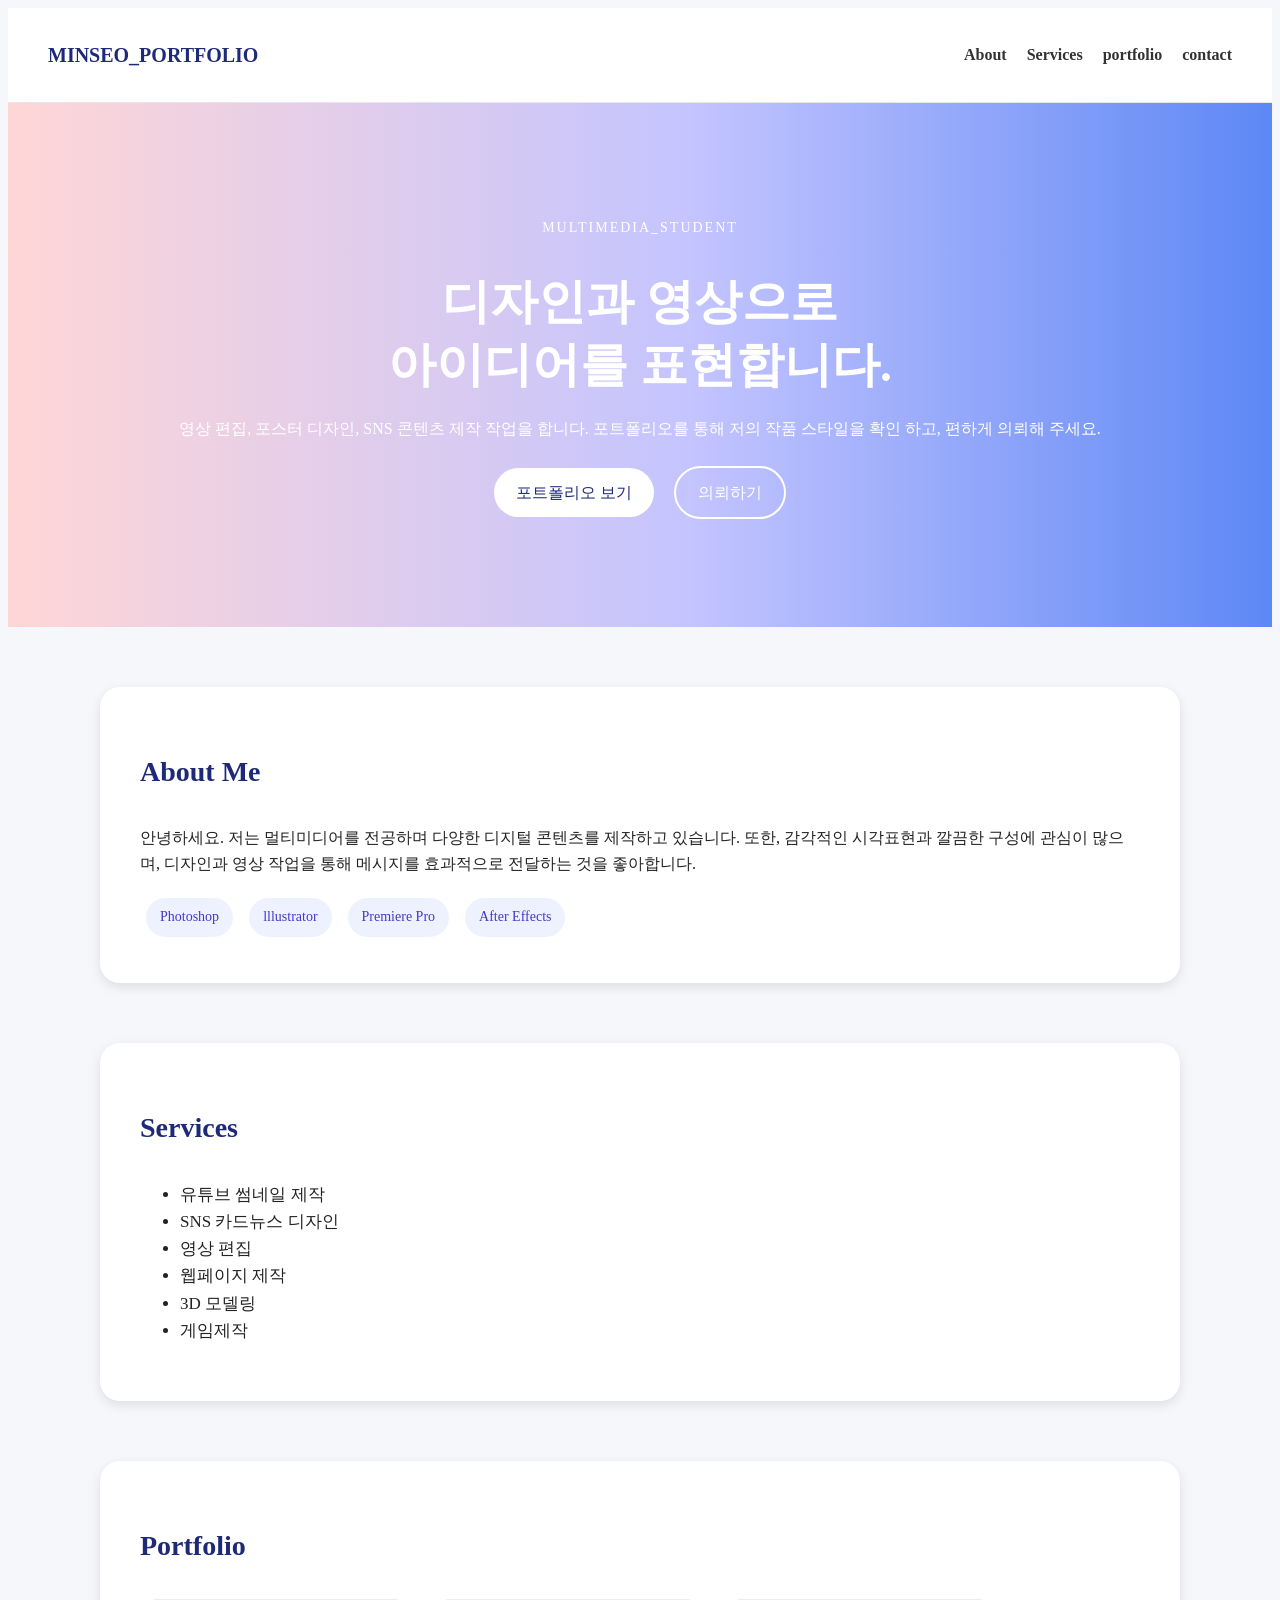
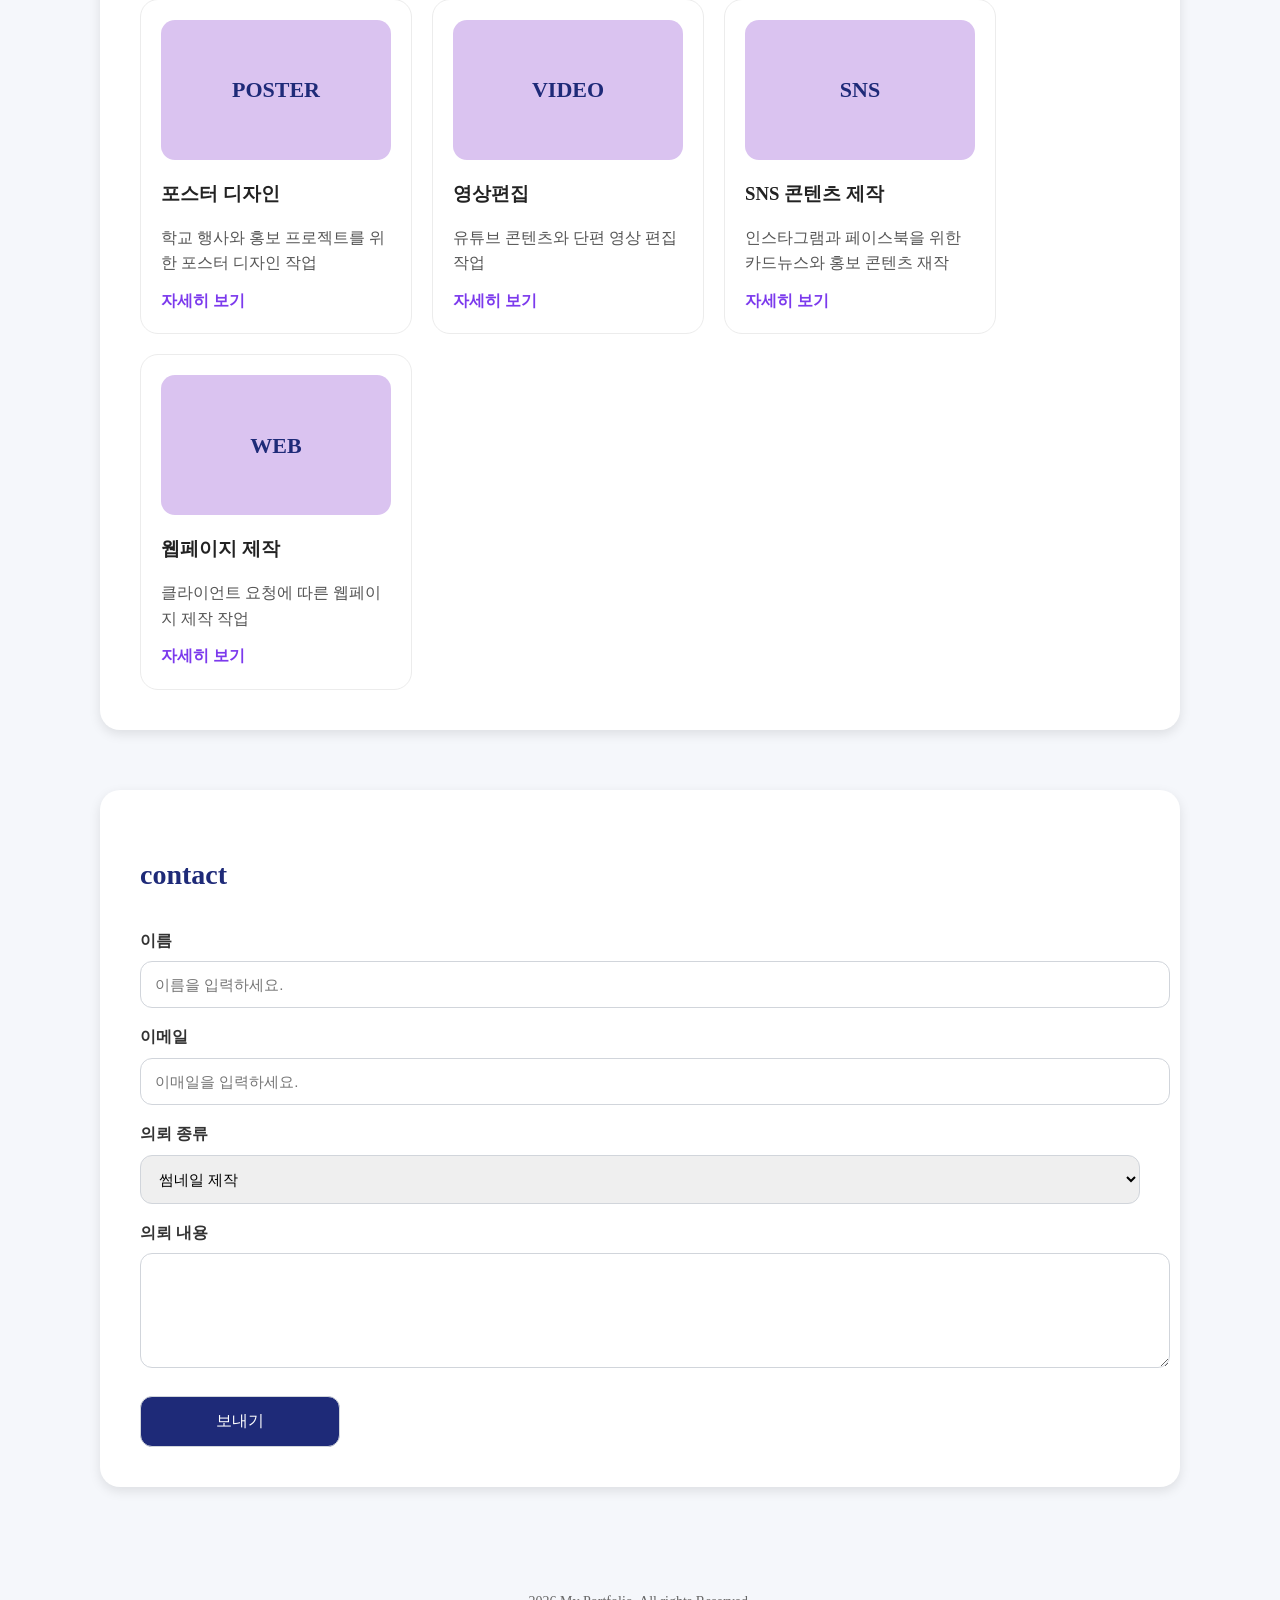
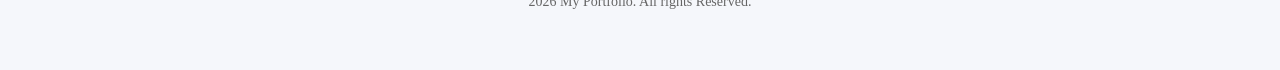
<file: my-portfolio-main/index.html>
<!DOCTYPE html>
<html lang='en'>
<head>
    <meta charset='utf-8'>
    <meta name='viewport' content='width=device-width, initial-scale=1'>
    <title>Minseo_Portfolio</title>
    <link rel="stylesheet" href="style.css">
</head>
<body>
    <nav>
    <div class="logo">MINSEO_PORTFOLIO</div>
    <ul>
        <li><a href="#About">About</a></li>
        <li><a href="#Services">Services</a></li>
        <li><a href="#portfolio">portfolio</a></li>
        <li><a href="#contact">contact</a></li>
    </ul>
    </nav>
    
    <header class="hero">
    <div class="hero-text">
        <p class="small-title">MULTIMEDIA_STUDENT</p>
        <h1>디자인과 영상으로<br> 아이디어를 표현합니다.</h1>
        <p class="hero_description">영상 편집, 포스터 디자인, SNS 콘텐츠 제작 작업을 합니다. 포트폴리오를 통해 저의 작품 스타일을 확인 하고, 편하게 의뢰해 주세요.</p>

        <div class="hero-buttons">
            <a href="#" class="btn first">포트폴리오 보기</a>
            <a href="#" class="btn second">의뢰하기</a>
        </div>
    </div>
    </header>

    <section id="About">
      <h2>About Me</h2>
      <p>안녕하세요. 저는 멀티미디어를 전공하며 다양한 디지털 콘텐츠를 제작하고 있습니다. 
        또한, 감각적인 시각표현과 깔끔한 구성에 관심이 많으며, 
        디자인과 영상 작업을 통해 메시지를 효과적으로 전달하는 것을 좋아합니다.</p>
      
    <div class="skills">
        <span>Photoshop</span>
        <span>lllustrator</span>
        <span>Premiere Pro</span>
        <span>After Effects</span>
    </div>
    </section>

    <section id="Services">
        <h2>Services</h2>
        <ul>
            <li>유튜브 썸네일 제작</li>
            <li>SNS 카드뉴스 디자인</li>
            <li>영상 편집</li>
            <li>웹페이지 제작</li>
            <li>3D 모델링</li>
            <li>게임제작</li>
        </ul>
    </section>

    <section id="portfolio">
        <h2>Portfolio</h2>

        <div class="portfolio-grid">
            <div class="card">
                 <div class="card-image">POSTER</div>
                 <h3>포스터 디자인</h3>
                 <p>학교 행사와 홍보 프로젝트를 위한 포스터 디자인 작업</p>
                 <a href="#">자세히 보기</a>
            </div>

            <div class="card">
                <div class="card-image">VIDEO</div>
                 <h3>영상편집</h3>
                 <p>유튜브 콘텐츠와 단편 영상 편집 작업</p>
                 <a href="#">자세히 보기</a>
            </div>

            <div class="card">
                <div class="card-image">SNS</div>
                 <h3>SNS 콘텐츠 제작</h3>
                 <p>인스타그램과 페이스북을 위한 카드뉴스와 홍보 콘텐츠 재작</p>
                 <a href="#">자세히 보기</a>
            </div>

            <div class="card">
                <div class="card-image">WEB</div>
                 <h3>웹페이지 제작</h3>
                 <p>클라이언트 요청에 따른 웹페이지 제작 작업</p>
                 <a href="#">자세히 보기</a>
            </div>
        </div>
    </section>

    <section id="contact">
        <h2>contact</h2>
        <form class="contact-from">
            <label for="name">이름</label>
            <input type="text" name="name" placeholder="이름을 입력하세요.">

            <label for="email">이메일</label>
            <input type="email" name="email" placeholder="이매일을 입력하세요.">

            <label for="type">의뢰 종류</label>
            <select name="type">
                <option>썸네일 제작</option>
                <option>포스터 디자인</option>
                <option>영상 편집</option>
                <option>웹페이지 제작</option>
            </select>

            <label>의뢰 내용</label>
            <textarea name="message" placeholder="의뢰할 내용을 입력하세요." rows="5">
            </textarea>

            <input type="submit" value="보내기">
        </form>

    </section>

    <footer>
        <p>2026 My Portfolio. All rights Reserved.</p>
    </footer>

</body>
</html>
</file>
<file: my-portfolio-main/style.css>
nav {
    background-color: #ffff;
    border-bottom:1px solid #e5e7eb;
    padding: 18px 40px;
    display: flex;
    justify-content: space-between;
    align-items: center;
}

nav ul {
    list-style: none;
    display: flex;
    gap: 20px;
}

nav ul li a {
    text-decoration: none;
    color:#333;
    font-weight: bold;
}

nav ul li a:hover{
    color: #7c3aed;
}

.logo {
    font-size: 20px;
    font-weight: bold;
    color: #1e2a78;
}

.hero {
    background-color:#7c3aed ;
    color: white;
    padding: 100px 20px;
    text-align: center;
    background: #ffd6d6;
background: linear-gradient(90deg, rgba(255, 214, 214, 1) 0%,
 rgba(196, 196, 255, 1) 54%, rgba(93, 136, 245, 1) 100%);
}

.small-title{
    font-size: 14px;
    letter-spacing: 2px; margin-bottom: 15px;
}

.hero h1 {
    font-size: 48px;
    margin-bottom: 20px;
    line-height: 1.3;
}

.hero-description {
    font-size: 14px;
    width: 650px;
    margin: 0 auto 30px auto;
}

.btn {
    display: inline-block;
    padding: 12px 22px;
    border-radius: 30px;
    text-decoration: none;
    margin: 8px;
}

.first {
    background-color: white;
    color: #1e2a78;
}

.first:hover{
    background-color: #f3f4f6;
}

.second{
    border: 2px solid white;
    color: white;
}

.second:hover{
    background-color: white;
    color: #1e2a78;
}

body{
    background-color: #f5f7fb;
    color:#222;
    line-height: 1.6;
}

section{
    background-color: white;
    width: 1000px;
    margin: 60px auto;
    padding: 40px;
    border-radius: 20px;
    box-shadow: rgba(0, 0, 0, 0.1) 0px 4px 12px;
}

section h2{
    font-size: 28px;
    margin-bottom: 30px;
    color:#1e2a78
}

.skills span{
    display: inline-block;
    background-color: #eef2ff;
    padding: 8px 14px;
    border-radius: 20px;
    margin: 6px;
    font-size: 14px;
    color:#4338ca;
}

#Services ul{
    font-size: 17px;
}

footer{
    text-align: center;
    padding: 30px 20px;
    color: #666;
    font-size: 14px;
}

.card{
    width: 230px;
    border: 1px solid #ececec;
    border-radius: 18px;
    padding: 20px;
}

.card h3{
    color: #222;
    margin-bottom: 15px;
}

.card p{
    color: #555;
    margin-bottom: 12px;
}

.card a{
    color: #7c3aed;
    text-decoration: none;
    font-weight: bold;
}

.card a:hover{
    text-decoration: underline;
}

.card-image{
    height: 140px;
    background-color: rgb(218, 195, 240);
    border-radius: 14px;
    font-size: 22px;
    font-weight: bold;
    color: #1e2a78;
    display:flex;
    justify-content: center;
    align-items: center;
    margin-bottom: 18px;
}

.portfolio-grid {
    display: flex;
    gap: 20px;
    flex-wrap: wrap;
}

.contact-from label{
    display: block;
    margin-top: 16px;
    margin-bottom: 8px;
    color: #333;
    font-weight: bold;
}

.contact-from input,
.contact-from select,
.contact-from textarea {
    width: 100%;
    padding: 14px;
    border: 1px solid #d1d5db;
    border-radius: 12px;
    font-size: 15px;

}

.contact-from input[type="submit"] {
    margin-top: 20px;
    background-color: #1e2a78;
    color: white;
    width: 200px;
    font-size: 16px;
}
</file>
